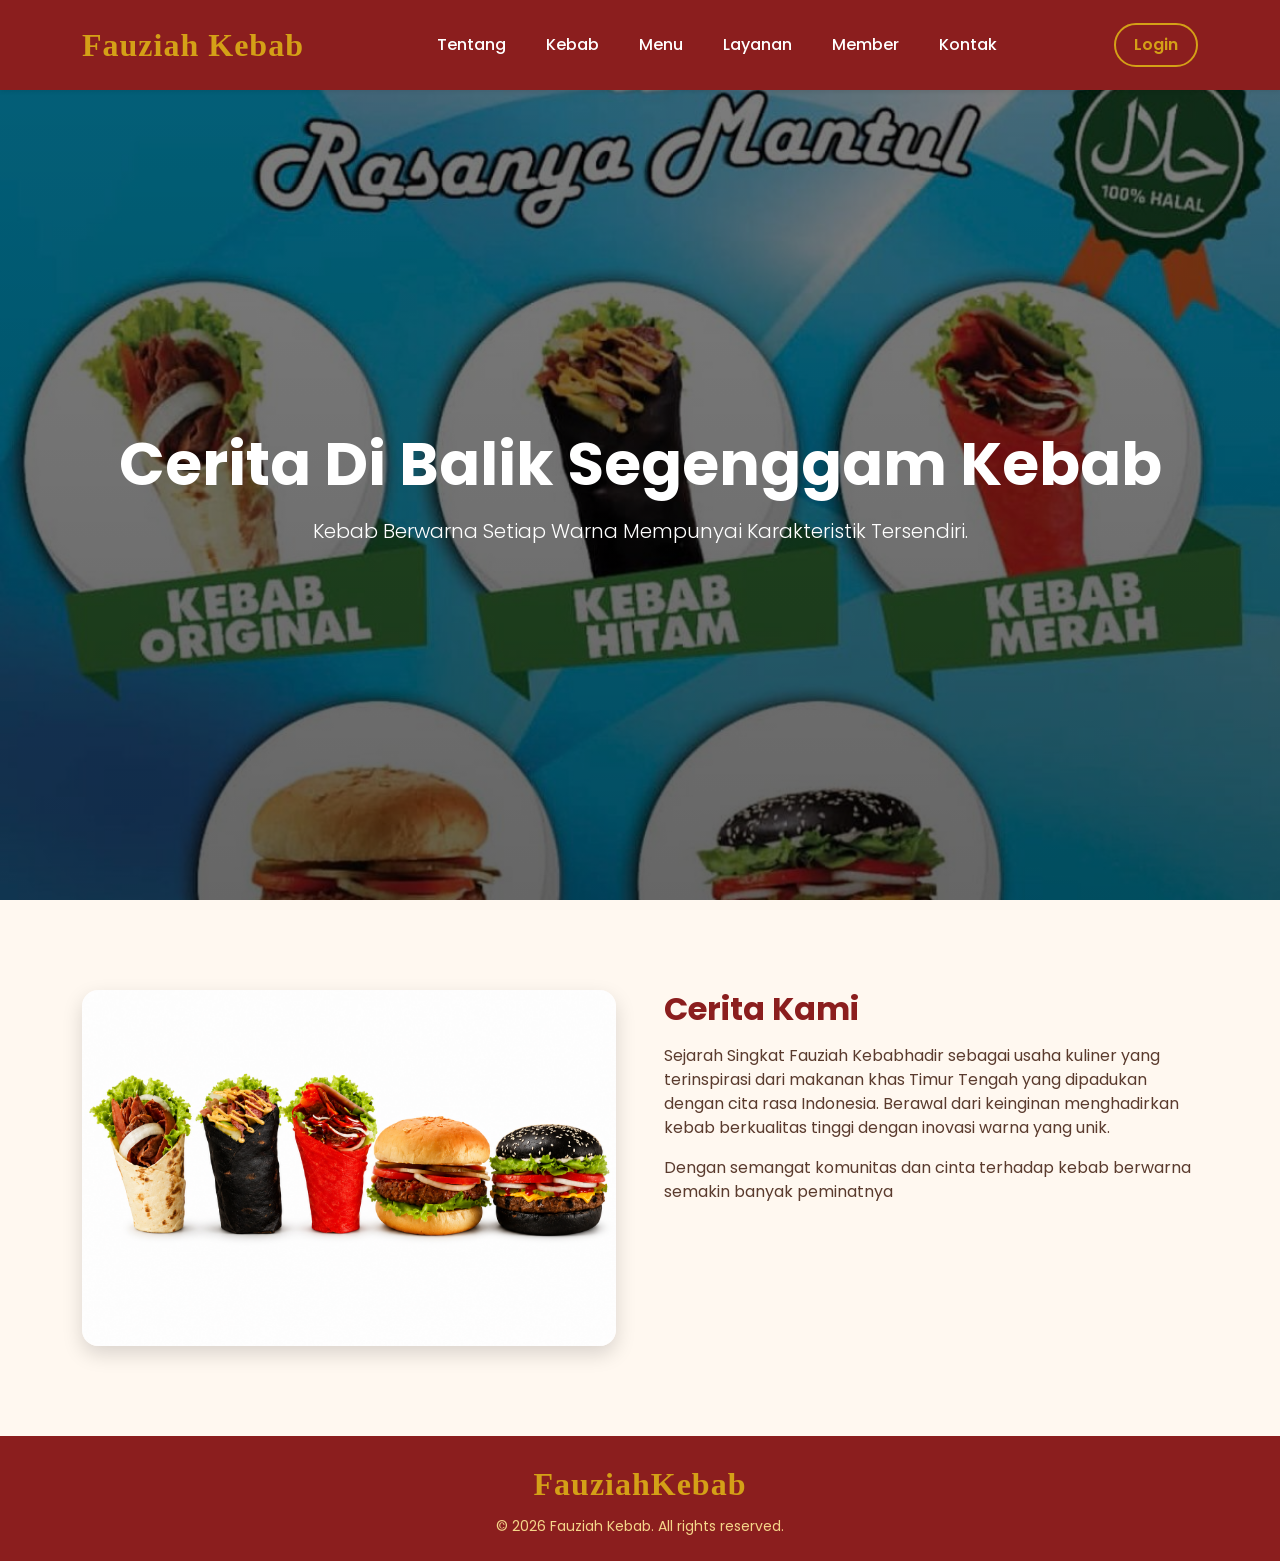
<file: index.html>
<!DOCTYPE html>
<html lang="id">
<head>
  <meta charset="UTF-8" />
  <meta name="viewport" content="width=device-width, initial-scale=1.0" />
  <title>FauziahKebab</title>

  <link href="https://cdn.jsdelivr.net/npm/bootstrap@5.3.3/dist/css/bootstrap.min.css" rel="stylesheet" />
  <link href="https://fonts.googleapis.com/css2?family=Poppins:wght@400;500;600&display=swap" rel="stylesheet" />
  <link rel="stylesheet" href="./style.css" />
</head>
<body>

  <nav class="navbar navbar-expand-lg shadow-sm py-3 custom-navbar">
    <div class="container">
      <a class="navbar-brand logo-text" href="index.html">Fauziah Kebab</a>

      <button class="navbar-toggler" type="button" data-bs-toggle="collapse" data-bs-target="#navbarNav">
        <span class="navbar-toggler-icon"></span>
      </button>

      <div class="collapse navbar-collapse justify-content-center" id="navbarNav">
        <ul class="navbar-nav">
          <li class="nav-item"><a class="nav-link" href="index.html">Tentang</a></li>
          <li class="nav-item"><a class="nav-link" href="kebab.html">Kebab</a></li>
          <li class="nav-item"><a class="nav-link" href="menu.html">Menu</a></li>
          <li class="nav-item"><a class="nav-link" href="layanan.html">Layanan</a></li>
          <li class="nav-item"><a class="nav-link" href="member.html">Member</a></li>
          <li class="nav-item"><a class="nav-link" href="kontak.html">Kontak</a></li>
        </ul>
      </div>

      <div class="d-none d-lg-block">
        <a href="login.html" class="btn btn-login">Login</a>
      </div>
    </div>
  </nav>

  <section class="hero-section d-flex align-items-center">
    <div class="container text-center">
      <h1 class="mb-3">Cerita Di Balik Segenggam Kebab</h1>
      <p class="lead">Kebab Berwarna Setiap Warna Mempunyai Karakteristik Tersendiri.</p>
    </div>
  </section>

<section class="section-padding cerita-kami">
  <div class="container">
    <div class="row g-5 align-items-start">
      <div class="col-md-6">
        <div class="cerita-img-wrapper">
          <img src="./a1.png" alt="Cerita Fauziah Kebab" class="img-fluid cerita-img">
        </div>
      </div>
      <div class="col-md-6">
        <h2 class="mb-3">Cerita Kami</h2>
        <p>
          Sejarah Singkat Fauziah Kebabhadir sebagai usaha kuliner yang terinspirasi dari makanan khas Timur Tengah yang dipadukan dengan cita rasa Indonesia. Berawal dari keinginan menghadirkan kebab berkualitas tinggi dengan inovasi warna yang unik.
        </p>
        <p>
          Dengan semangat komunitas dan cinta terhadap kebab berwarna semakin banyak peminatnya
        </p>
      </div>
    </div>
  </div>
</section>


  <footer class="text-center py-4 footer">
    <div class="logo-text">FauziahKebab</div>
    <small class="d-block mt-2">© 2026 Fauziah Kebab. All rights reserved.</small>
  </footer>
  
  <script src="https://cdn.jsdelivr.net/npm/bootstrap@5.3.3/dist/js/bootstrap.bundle.min.js"></script>
</body>
</html>
</file>
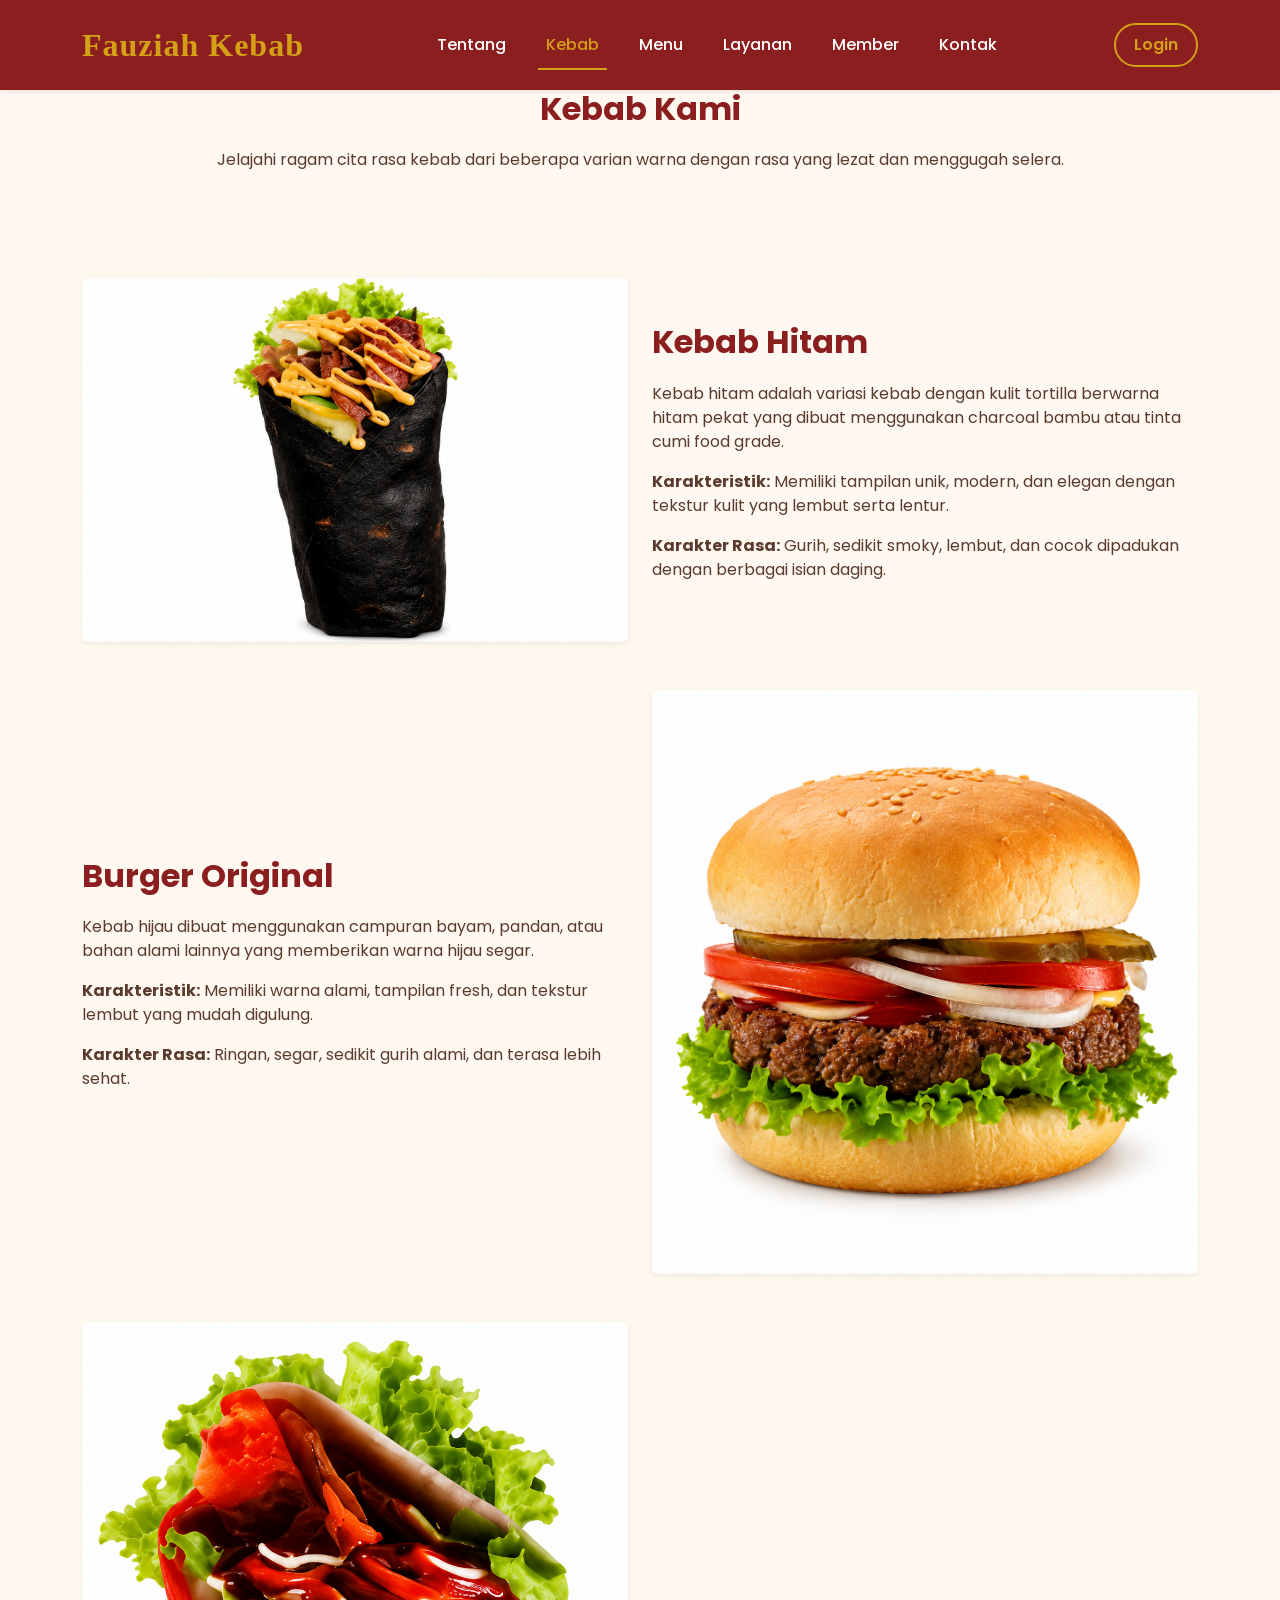
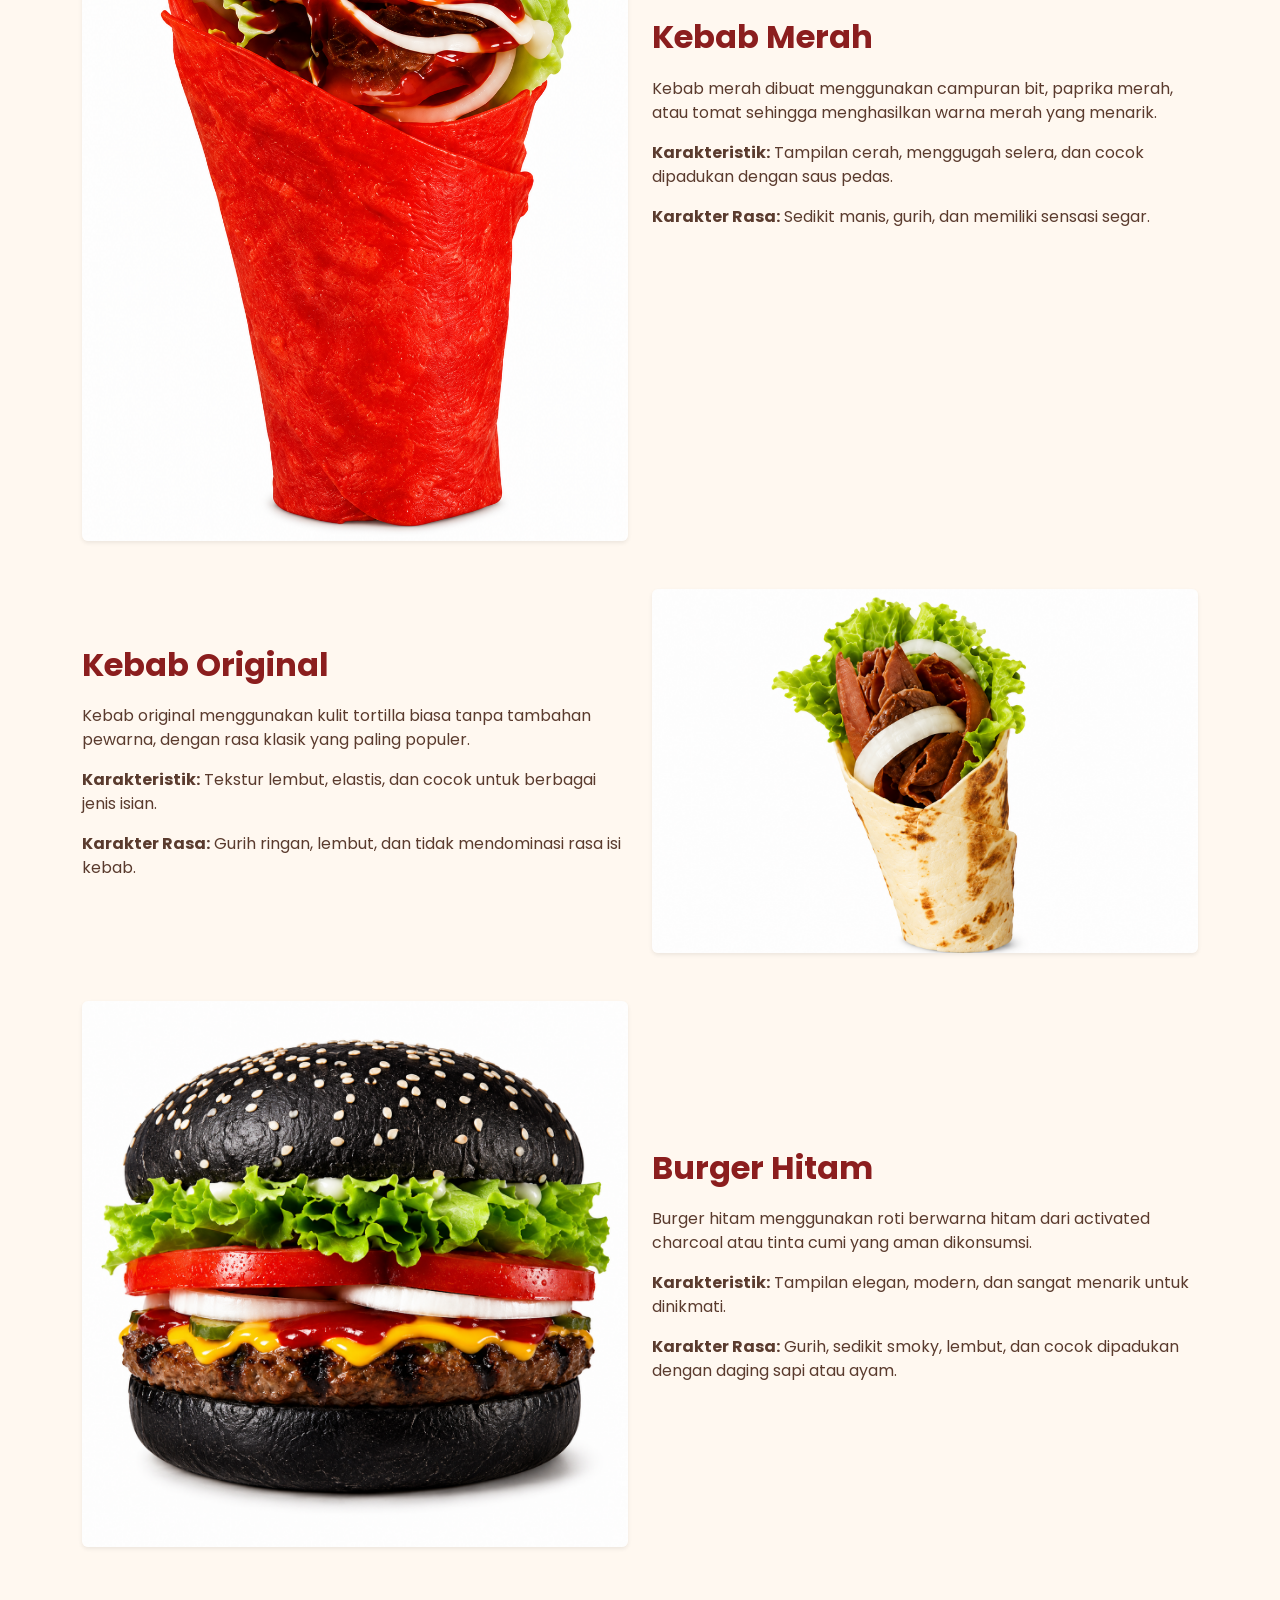
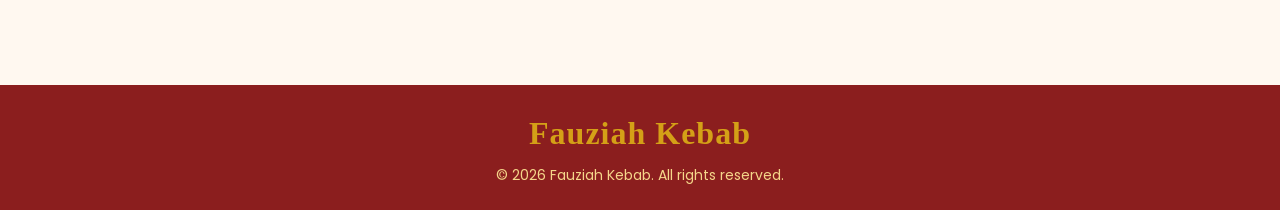
<file: kebab.html>
<!DOCTYPE html>
<html lang="id">

<head>
  <meta charset="UTF-8" />
  <meta name="viewport" content="width=device-width, initial-scale=1.0" />

  <title>Kebab Kami - Fauziah Kebab</title>

  <link href="https://cdn.jsdelivr.net/npm/bootstrap@5.3.3/dist/css/bootstrap.min.css"
    rel="stylesheet" />

  <link href="https://fonts.googleapis.com/css2?family=Poppins:wght@400;500;600&display=swap"
    rel="stylesheet" />

  <link rel="stylesheet" href="./style.css" />
</head>

<body>

  <!-- Navbar -->
  <nav class="navbar navbar-expand-lg shadow-sm py-3 custom-navbar">

    <div class="container">

      <a class="navbar-brand logo-text" href="#">
        Fauziah Kebab
      </a>

      <button class="navbar-toggler"
        type="button"
        data-bs-toggle="collapse"
        data-bs-target="#navbarNav">

        <span class="navbar-toggler-icon"></span>

      </button>

      <div class="collapse navbar-collapse justify-content-center"
        id="navbarNav">

        <ul class="navbar-nav">

          <li class="nav-item">
            <a class="nav-link" href="index.html">Tentang</a>
          </li>

          <li class="nav-item">
            <a class="nav-link active" href="kebab.html">Kebab</a>
          </li>

          <li class="nav-item">
            <a class="nav-link" href="menu.html">Menu</a>
          </li>

          <li class="nav-item">
            <a class="nav-link" href="layanan.html">Layanan</a>
          </li>

          <li class="nav-item">
            <a class="nav-link" href="member.html">Member</a>
          </li>

          <li class="nav-item">
            <a class="nav-link" href="kontak.html">Kontak</a>
          </li>

        </ul>

      </div>

      <div class="d-none d-lg-block">

        <a href="login.html" class="btn btn-login">
          Login
        </a>

      </div>

    </div>

  </nav>

  <!-- Hero -->
  <section class="kebab-parallax text-center">

    <div class="kebab-overlay">

      <div class="container">

        <h2 class="kebab-title">
          Kebab Kami
        </h2>

        <p class="kebab-subtitle">
          Jelajahi ragam cita rasa kebab dari beberapa varian warna
          dengan rasa yang lezat dan menggugah selera.
        </p>

      </div>

    </div>

  </section>

  <!-- Content -->
  <section class="section-padding">

    <div class="container">

      <!-- Kebab Hitam -->
      <div class="row mb-5 align-items-center">

        <div class="col-md-6">

          <img src="kebab_hitamm.png"
            alt="Kebab Hitam"
            class="img-fluid rounded shadow-sm kebab-img" />

        </div>

        <div class="col-md-6">

          <h2>Kebab Hitam</h2>

          <p>
            Kebab hitam adalah variasi kebab dengan kulit tortilla
            berwarna hitam pekat yang dibuat menggunakan charcoal bambu
            atau tinta cumi food grade.
          </p>

          <p>
            <strong>Karakteristik:</strong>
            Memiliki tampilan unik, modern, dan elegan
            dengan tekstur kulit yang lembut serta lentur.
          </p>

          <p>
            <strong>Karakter Rasa:</strong>
            Gurih, sedikit smoky, lembut,
            dan cocok dipadukan dengan berbagai isian daging.
          </p>

        </div>

      </div>

      <!-- Kebab Hijau -->
      <div class="row mb-5 align-items-center flex-md-row-reverse">

        <div class="col-md-6">

          <img src="burger_ori.png"
            alt="Kebab Hijau"
            class="img-fluid rounded shadow-sm kebab-img" />

        </div>

        <div class="col-md-6">

          <h2>Burger Original</h2>

          <p>
            Kebab hijau dibuat menggunakan campuran bayam,
            pandan, atau bahan alami lainnya
            yang memberikan warna hijau segar.
          </p>

          <p>
            <strong>Karakteristik:</strong>
            Memiliki warna alami, tampilan fresh,
            dan tekstur lembut yang mudah digulung.
          </p>

          <p>
            <strong>Karakter Rasa:</strong>
            Ringan, segar, sedikit gurih alami,
            dan terasa lebih sehat.
          </p>

        </div>

      </div>

      <!-- Kebab Merah -->
      <div class="row mb-5 align-items-center">

        <div class="col-md-6">

          <img src="merah.png"
            alt="Kebab Merah"
            class="img-fluid rounded shadow-sm kebab-img" />

        </div>

        <div class="col-md-6">

          <h2>Kebab Merah</h2>

          <p>
            Kebab merah dibuat menggunakan campuran bit,
            paprika merah, atau tomat sehingga menghasilkan
            warna merah yang menarik.
          </p>

          <p>
            <strong>Karakteristik:</strong>
            Tampilan cerah, menggugah selera,
            dan cocok dipadukan dengan saus pedas.
          </p>

          <p>
            <strong>Karakter Rasa:</strong>
            Sedikit manis, gurih,
            dan memiliki sensasi segar.
          </p>

        </div>

      </div>

      <!-- Kebab Original -->
      <div class="row mb-5 align-items-center flex-md-row-reverse">

        <div class="col-md-6">

          <img src="kebab_orii.png"
            alt="Kebab Original"
            class="img-fluid rounded shadow-sm kebab-img" />

        </div>

        <div class="col-md-6">

          <h2>Kebab Original</h2>

          <p>
            Kebab original menggunakan kulit tortilla biasa
            tanpa tambahan pewarna,
            dengan rasa klasik yang paling populer.
          </p>

          <p>
            <strong>Karakteristik:</strong>
            Tekstur lembut, elastis,
            dan cocok untuk berbagai jenis isian.
          </p>

          <p>
            <strong>Karakter Rasa:</strong>
            Gurih ringan, lembut,
            dan tidak mendominasi rasa isi kebab.
          </p>

        </div>

      </div>

      <!-- Burger Hitam -->
      <div class="row mb-5 align-items-center">

        <div class="col-md-6">

          <img src="burger hitam.png"
            alt="Burger Hitam"
            class="img-fluid rounded shadow-sm kebab-img" />

        </div>

        <div class="col-md-6">

          <h2>Burger Hitam</h2>

          <p>
            Burger hitam menggunakan roti berwarna hitam
            dari activated charcoal atau tinta cumi
            yang aman dikonsumsi.
          </p>

          <p>
            <strong>Karakteristik:</strong>
            Tampilan elegan, modern,
            dan sangat menarik untuk dinikmati.
          </p>

          <p>
            <strong>Karakter Rasa:</strong>
            Gurih, sedikit smoky,
            lembut, dan cocok dipadukan dengan daging sapi atau ayam.
          </p>

        </div>

      </div>

    </div>

  </section>

  <!-- Footer -->
  <footer class="text-center py-4 footer">

    <div class="logo-text">
      Fauziah Kebab
    </div>

    <small class="d-block mt-2">
      © 2026 Fauziah Kebab. All rights reserved.
    </small>

  </footer>

  <!-- Bootstrap -->
  <script src="https://cdn.jsdelivr.net/npm/bootstrap@5.3.3/dist/js/bootstrap.bundle.min.js"></script>

</body>

</html>
</file>
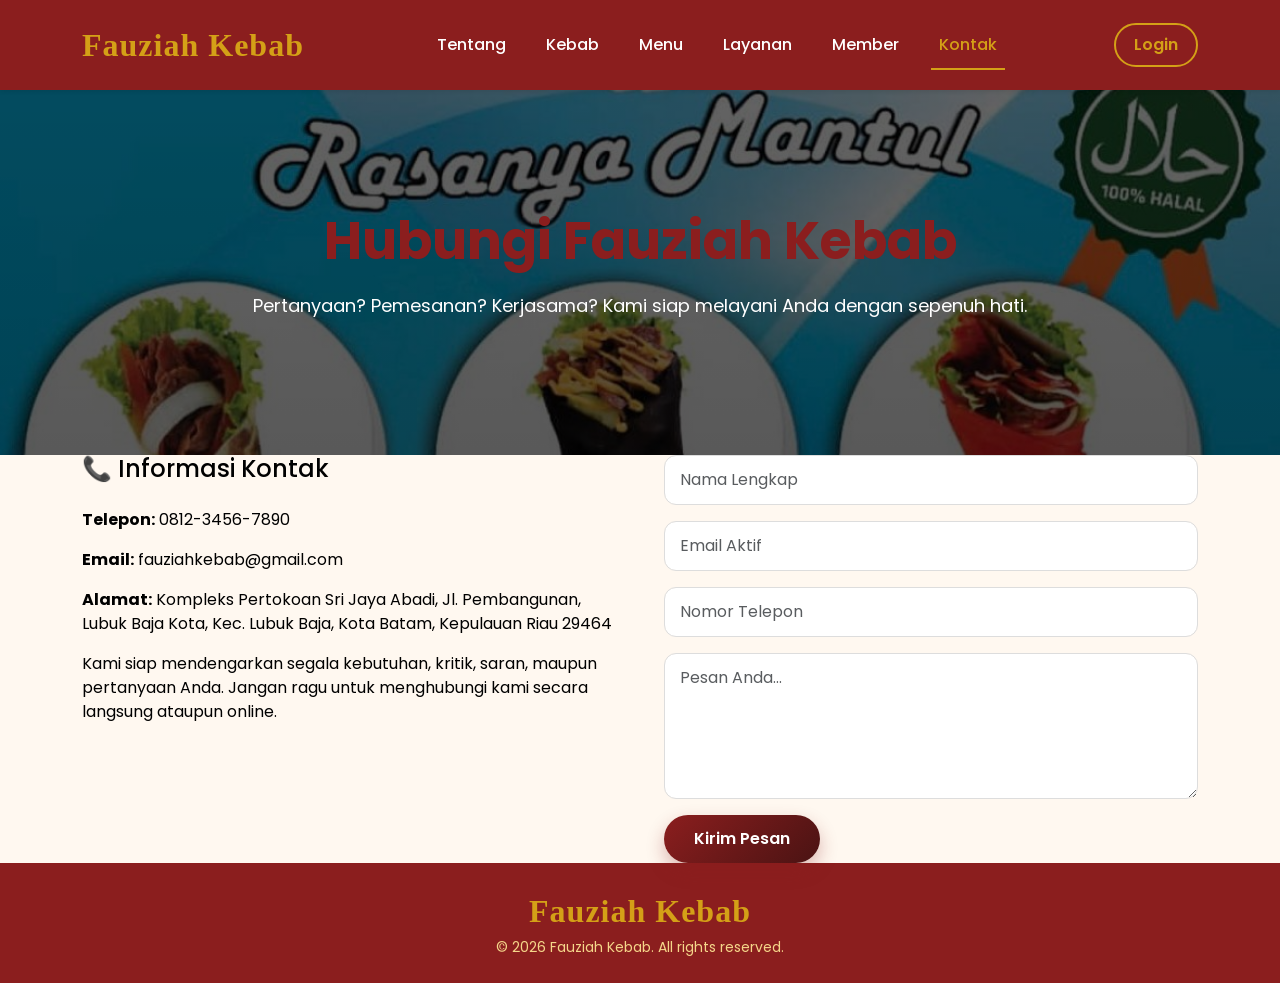
<file: kontak.html>
<!DOCTYPE html>
<html lang="id">

<head>
  <meta charset="UTF-8" />
  <meta name="viewport" content="width=device-width, initial-scale=1" />

  <meta name="description"
    content="Hubungi tim Fauziah Kebab untuk pertanyaan, kerjasama, atau pemesanan." />

  <title>Kontak | Fauziah Kebab</title>

  <link href="https://cdn.jsdelivr.net/npm/bootstrap@5.3.3/dist/css/bootstrap.min.css"
    rel="stylesheet" />

  <link href="https://fonts.googleapis.com/css2?family=Poppins:wght@400;500;600&display=swap"
    rel="stylesheet" />

  <link rel="stylesheet" href="./style.css" />
</head>

<body>

  <!-- Navbar -->
  <nav class="navbar navbar-expand-lg shadow-sm py-3 custom-navbar">

    <div class="container">

      <a class="navbar-brand logo-text" href="index.html">
        Fauziah Kebab
      </a>

      <button class="navbar-toggler"
        type="button"
        data-bs-toggle="collapse"
        data-bs-target="#navbarNav">

        <span class="navbar-toggler-icon"></span>

      </button>

      <div class="collapse navbar-collapse justify-content-center"
        id="navbarNav">

        <ul class="navbar-nav">

          <li class="nav-item">
            <a class="nav-link" href="index.html">Tentang</a>
          </li>

          <li class="nav-item"><a class="nav-link" href="kebab.html">Kebab</a></li>

          <li class="nav-item">
            <a class="nav-link" href="menu.html">Menu</a>
          </li>
          

          <li class="nav-item">
            <a class="nav-link" href="layanan.html">Layanan</a>
          </li>

          <li class="nav-item">
            <a class="nav-link" href="member.html">Member</a>
          </li>

          <li class="nav-item">
            <a class="nav-link active"
              aria-current="page"
              href="kontak.html">
              Kontak
            </a>
          </li>

        </ul>

      </div>

      <div class="d-none d-lg-block">
        <a href="login.html" class="btn btn-login">
          Login
        </a>
      </div>

    </div>

  </nav>

  <!-- Hero Section -->
  <section class="contact-parallax text-center">

    <div class="contact-overlay">

      <div class="container">

        <h2 class="contact-title">
          Hubungi Fauziah Kebab
        </h2>

        <p class="contact-subtitle">
          Pertanyaan? Pemesanan? Kerjasama?
          Kami siap melayani Anda dengan sepenuh hati.
        </p>

      </div>

    </div>

  </section>

  <!-- Contact Section -->
  <section class="contact-section">

    <div class="container">

      <div class="row g-5">

        <!-- Informasi Kontak -->
        <div class="col-md-6 text-black">

          <h4 class="mb-4">
            📞 Informasi Kontak
          </h4>

          <p>
            <strong>Telepon:</strong>
            0812-3456-7890
          </p>

          <p>
            <strong>Email:</strong>
            fauziahkebab@gmail.com
          </p>

          <p>
            <strong>Alamat:</strong>
            Kompleks Pertokoan Sri Jaya Abadi,
            Jl. Pembangunan,
            Lubuk Baja Kota,
            Kec. Lubuk Baja,
            Kota Batam,
            Kepulauan Riau 29464
          </p>

          <p>
            Kami siap mendengarkan segala kebutuhan,
            kritik, saran, maupun pertanyaan Anda.
            Jangan ragu untuk menghubungi kami
            secara langsung ataupun online.
          </p>

        </div>

        <!-- Form Kontak -->
        <div class="col-md-6">

          <form>

            <div class="mb-3">

              <input type="text"
                class="form-control"
                placeholder="Nama Lengkap"
                required>

            </div>

            <div class="mb-3">

              <input type="email"
                class="form-control"
                placeholder="Email Aktif"
                required>

            </div>

            <div class="mb-3">

              <input type="tel"
                class="form-control"
                placeholder="Nomor Telepon">

            </div>

            <div class="mb-3">

              <textarea class="form-control"
                rows="5"
                placeholder="Pesan Anda..."
                required></textarea>

            </div>

            <button type="submit"
              class="btn btn-light">

              Kirim Pesan

            </button>

          </form>

        </div>

      </div>

    </div>

  </section>

  <!-- Footer -->
  <footer class="text-center py-4">

    <div class="logo-text">
      Fauziah Kebab
    </div>

    <small>
      &copy; 2026 Fauziah Kebab. All rights reserved.
    </small>

  </footer>

  <!-- Bootstrap -->
  <script src="https://cdn.jsdelivr.net/npm/bootstrap@5.3.3/dist/js/bootstrap.bundle.min.js"></script>

  <!-- Modal Terima Kasih -->
  <div class="modal fade"
    id="thankYouModal"
    tabindex="-1"
    aria-labelledby="thankYouModalLabel"
    aria-hidden="true">

    <div class="modal-dialog modal-dialog-centered">

      <div class="modal-content text-center p-4 border-0 rounded-4 modal-coklat">

        <h4 class="fw-bold text-light mb-3">
          🌯 Terima Kasih!
        </h4>

        <p class="mb-3 text-light">
          Pesanmu telah kami terima.
          Tim Fauziah Kebab akan segera membalasnya.
          Terima kasih sudah menghubungi kami!
        </p>

        <button class="btn btn-light px-4"
          data-bs-dismiss="modal">

          Oke

        </button>

      </div>

    </div>

  </div>

  <!-- Script -->
  <script>

    document.querySelector('form')
      .addEventListener('submit', function (e) {

        e.preventDefault();

        const modal =
          new bootstrap.Modal(
            document.getElementById('thankYouModal')
          );

        modal.show();

        this.reset();

      });

  </script>

</body>

</html>
</file>
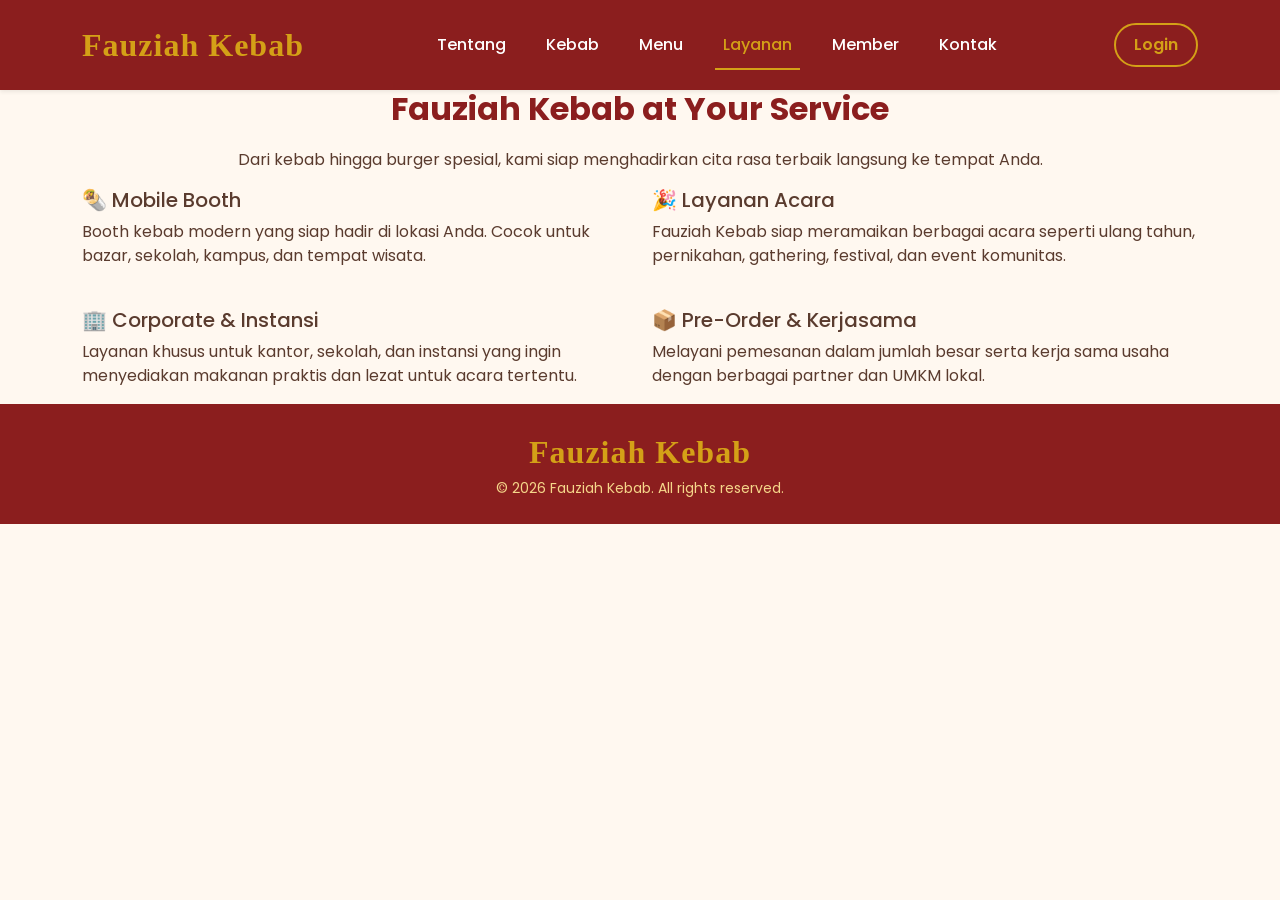
<file: layanan.html>
<!DOCTYPE html>
<html lang="id">

<head>
  <meta charset="UTF-8" />
  <meta name="viewport" content="width=device-width, initial-scale=1" />

  <meta name="description"
    content="Nikmati layanan terbaik dari Fauziah Kebab untuk berbagai acara dan kebutuhan kuliner Anda." />

  <title>Fauziah Kebab Service</title>

  <link href="https://cdn.jsdelivr.net/npm/bootstrap@5.3.3/dist/css/bootstrap.min.css" rel="stylesheet" />

  <link href="https://fonts.googleapis.com/css2?family=Poppins:wght@400;500;600&display=swap"
    rel="stylesheet" />

  <link rel="stylesheet" href="./style.css" />
</head>

<body>

  <!-- Navbar -->
  <nav class="navbar navbar-expand-lg shadow-sm py-3 custom-navbar">
    <div class="container">

      <a class="navbar-brand logo-text" href="index.html">
        Fauziah Kebab
      </a>

      <button class="navbar-toggler" type="button"
        data-bs-toggle="collapse"
        data-bs-target="#navbarNav">

        <span class="navbar-toggler-icon"></span>
      </button>

      <div class="collapse navbar-collapse justify-content-center" id="navbarNav">

        <ul class="navbar-nav">

          <li class="nav-item">
            <a class="nav-link" href="index.html">Tentang</a>
          </li>

          <li class="nav-item"><a class="nav-link" href="kebab.html">Kebab</a></li>

          <li class="nav-item">
            <a class="nav-link" href="menu.html">Menu</a>
          </li>

          <li class="nav-item">
            <a class="nav-link active"
              aria-current="page"
              href="layanan.html">
              Layanan
            </a>
          </li>

          <li class="nav-item">
            <a class="nav-link" href="member.html">Member</a>
          </li>

          <li class="nav-item">
            <a class="nav-link" href="kontak.html">Kontak</a>
          </li>

        </ul>
      </div>

      <div class="d-none d-lg-block">
        <a href="login.html" class="btn btn-login">
          Login
        </a>
      </div>

    </div>
  </nav>

  <!-- Hero Section -->
  <section class="service-parallax text-center">

    <div class="service-overlay">

      <div class="container">

        <h2 class="service-title">
          Fauziah Kebab at Your Service
        </h2>

        <p class="service-subtitle">
          Dari kebab hingga burger spesial, kami siap menghadirkan cita rasa terbaik langsung ke tempat Anda.
        </p>

      </div>

    </div>

  </section>

  <!-- Services -->
  <section class="service-section">

    <div class="container">

      <div class="row row-cols-1 row-cols-md-2 g-4">

        <!-- Mobile Booth -->
        <div class="col">

          <div class="service-card h-100">

            <h5>🌯 Mobile Booth</h5>

            <p>
              Booth kebab modern yang siap hadir di lokasi Anda. Cocok untuk bazar,
              sekolah, kampus, dan tempat wisata.
            </p>

          </div>

        </div>

        <!-- Event -->
        <div class="col">

          <div class="service-card h-100">

            <h5>🎉 Layanan Acara</h5>

            <p>
              Fauziah Kebab siap meramaikan berbagai acara seperti ulang tahun,
              pernikahan, gathering, festival, dan event komunitas.
            </p>

          </div>

        </div>

        <!-- Corporate -->
        <div class="col">

          <div class="service-card h-100">

            <h5>🏢 Corporate & Instansi</h5>

            <p>
              Layanan khusus untuk kantor, sekolah, dan instansi yang ingin
              menyediakan makanan praktis dan lezat untuk acara tertentu.
            </p>

          </div>

        </div>

        <!-- Kerjasama -->
        <div class="col">

          <div class="service-card h-100">

            <h5>📦 Pre-Order & Kerjasama</h5>

            <p>
              Melayani pemesanan dalam jumlah besar serta kerja sama usaha
              dengan berbagai partner dan UMKM lokal.
            </p>

          </div>

        </div>

      </div>

    </div>

  </section>

  <!-- Footer -->
  <footer class="text-center py-4">

    <div class="logo-text">
      Fauziah Kebab
    </div>

    <small>
      &copy; 2026 Fauziah Kebab. All rights reserved.
    </small>

  </footer>

  <!-- Bootstrap -->
  <script src="https://cdn.jsdelivr.net/npm/bootstrap@5.3.3/dist/js/bootstrap.bundle.min.js"></script>

</body>

</html>
</file>
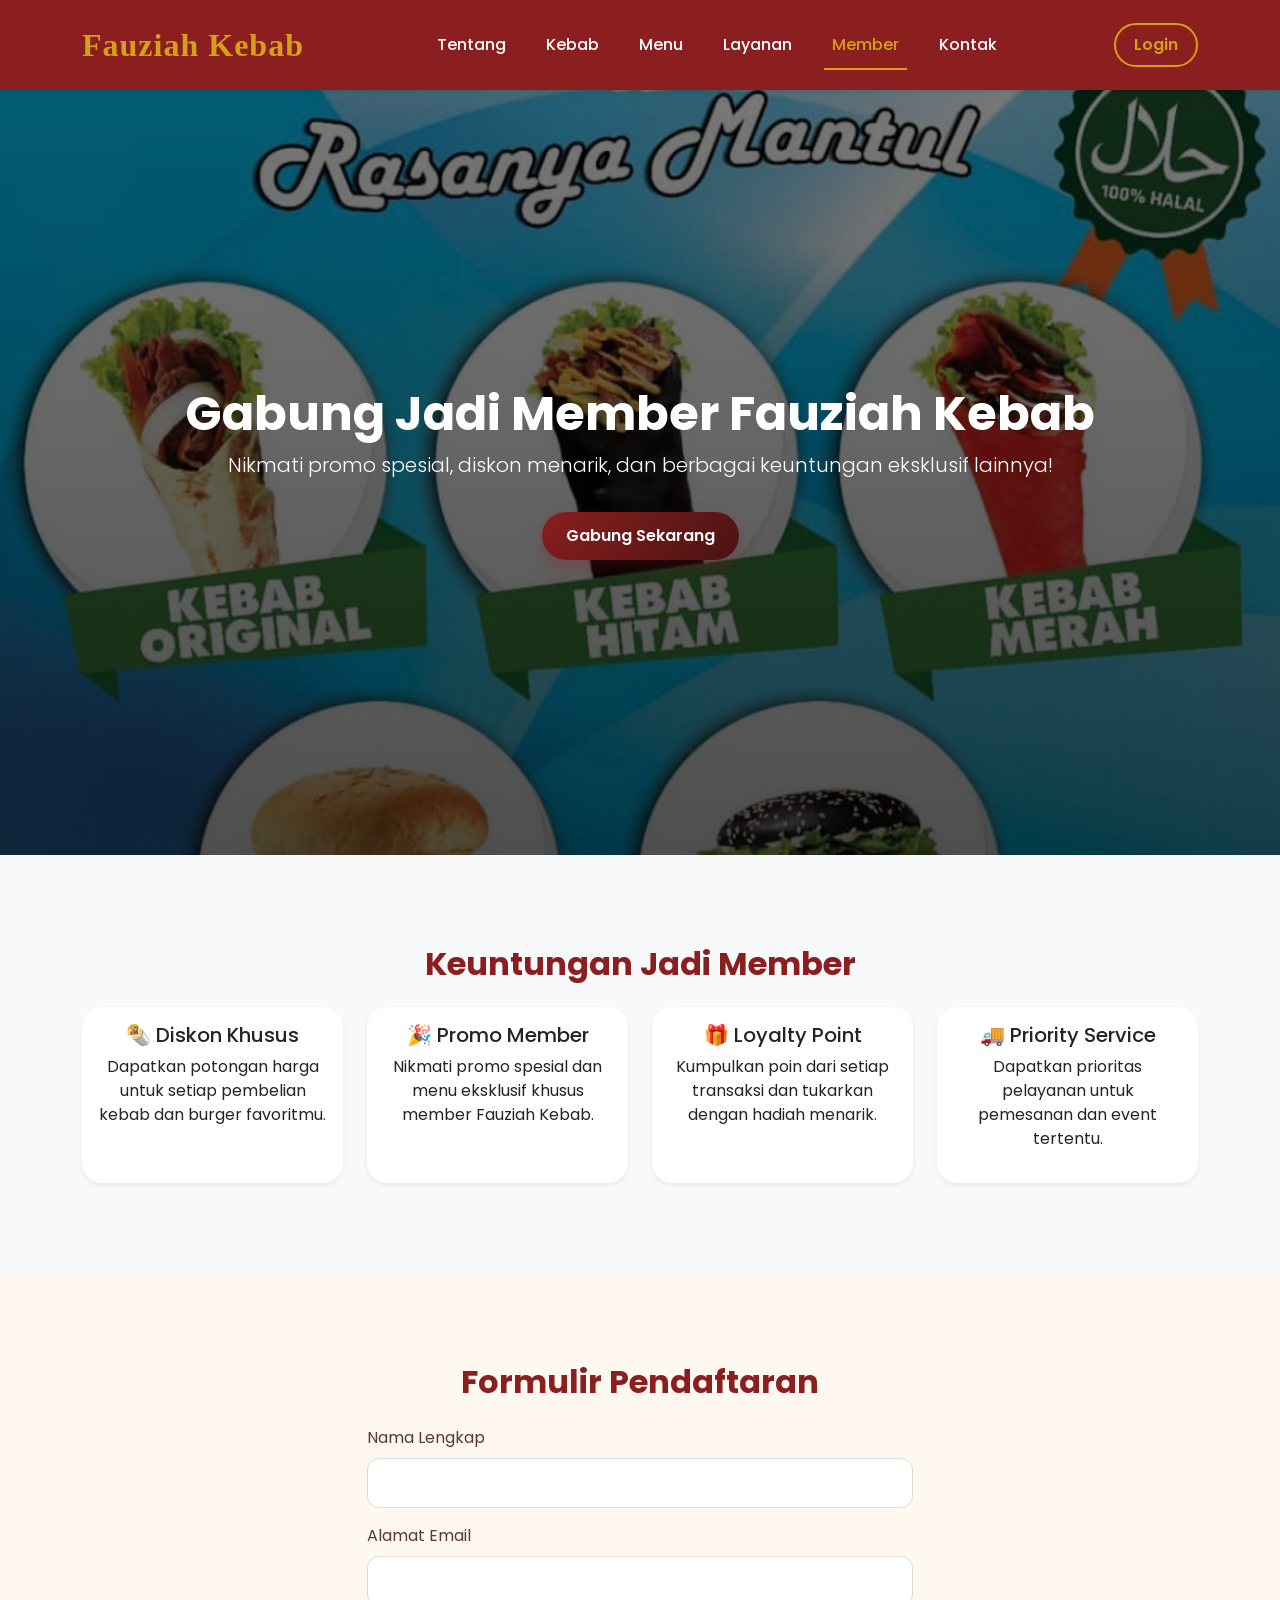
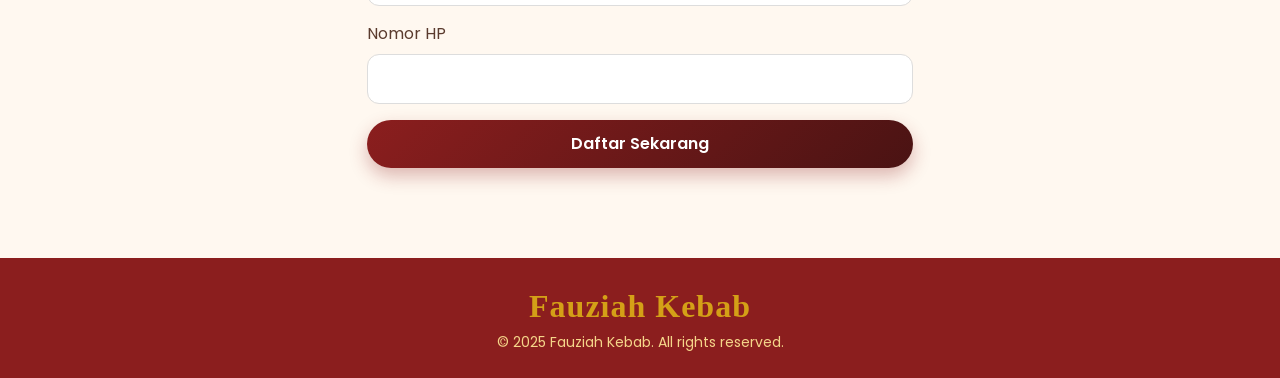
<file: member.html>
<!DOCTYPE html>
<html lang="id">

<head>
  <meta charset="UTF-8" />
  <meta name="viewport" content="width=device-width, initial-scale=1" />

  <title>Membership - Fauziah Kebab</title>

  <!-- Bootstrap & CSS -->
  <link href="https://cdn.jsdelivr.net/npm/bootstrap@5.3.3/dist/css/bootstrap.min.css"
    rel="stylesheet" />

  <link href="https://fonts.googleapis.com/css2?family=Poppins:wght@400;600&display=swap"
    rel="stylesheet" />

  <link rel="stylesheet" href="./style.css" />
</head>

<body>

  <!-- Navbar -->
  <nav class="navbar navbar-expand-lg shadow-sm py-3 custom-navbar">

    <div class="container">

      <a class="navbar-brand logo-text" href="index.html">
        Fauziah Kebab
      </a>

      <button class="navbar-toggler"
        type="button"
        data-bs-toggle="collapse"
        data-bs-target="#navbarNav">

        <span class="navbar-toggler-icon"></span>

      </button>

      <div class="collapse navbar-collapse justify-content-center"
        id="navbarNav">

        <ul class="navbar-nav">

          <li class="nav-item">
            <a class="nav-link" href="index.html">Tentang</a>
          </li>

          <li class="nav-item"><a class="nav-link" href="kebab.html">Kebab</a></li>

          <li class="nav-item">
            <a class="nav-link" href="menu.html">Menu</a>
          </li>

          <li class="nav-item">
            <a class="nav-link" href="layanan.html">Layanan</a>
          </li>

          <li class="nav-item">
            <a class="nav-link active"
              aria-current="page"
              href="member.html">
              Member
            </a>
          </li>

          <li class="nav-item">
            <a class="nav-link" href="kontak.html">Kontak</a>
          </li>

        </ul>

      </div>

      <div class="d-none d-lg-block">

        <a href="login.html" class="btn btn-login">
          Login
        </a>

      </div>

    </div>

  </nav>

  <!-- Hero Section -->
  <header class="member-header text-center">

    <div class="overlay">

      <div class="container">

        <h1 class="display-5 fw-bold">
          Gabung Jadi Member Fauziah Kebab
        </h1>

        <p class="lead">
          Nikmati promo spesial, diskon menarik,
          dan berbagai keuntungan eksklusif lainnya!
        </p>

        <a href="#join"
          class="btn btn-primary px-4 mt-3">

          Gabung Sekarang

        </a>

      </div>

    </div>

  </header>

  <!-- Benefit Section -->
  <section class="section-padding text-center bg-light">

    <div class="container">

      <h2 class="mb-4">
        Keuntungan Jadi Member
      </h2>

      <div class="row g-4">

        <!-- Benefit 1 -->
        <div class="col-md-3">

          <div class="card p-3 h-100 shadow-sm">

            <h5>🌯 Diskon Khusus</h5>

            <p>
              Dapatkan potongan harga untuk
              setiap pembelian kebab dan burger favoritmu.
            </p>

          </div>

        </div>

        <!-- Benefit 2 -->
        <div class="col-md-3">

          <div class="card p-3 h-100 shadow-sm">

            <h5>🎉 Promo Member</h5>

            <p>
              Nikmati promo spesial dan menu eksklusif
              khusus member Fauziah Kebab.
            </p>

          </div>

        </div>

        <!-- Benefit 3 -->
        <div class="col-md-3">

          <div class="card p-3 h-100 shadow-sm">

            <h5>🎁 Loyalty Point</h5>

            <p>
              Kumpulkan poin dari setiap transaksi
              dan tukarkan dengan hadiah menarik.
            </p>

          </div>

        </div>

        <!-- Benefit 4 -->
        <div class="col-md-3">

          <div class="card p-3 h-100 shadow-sm">

            <h5>🚚 Priority Service</h5>

            <p>
              Dapatkan prioritas pelayanan
              untuk pemesanan dan event tertentu.
            </p>

          </div>

        </div>

      </div>

    </div>

  </section>

  <!-- Join Section -->
  <section id="join" class="section-padding">

    <div class="container">

      <h2 class="text-center mb-4">
        Formulir Pendaftaran
      </h2>

      <div class="row justify-content-center">

        <div class="col-md-6">

          <form id="memberForm">

            <div class="mb-3">

              <label for="nama"
                class="form-label">

                Nama Lengkap

              </label>

              <input type="text"
                class="form-control"
                id="nama"
                required />

            </div>

            <div class="mb-3">

              <label for="email"
                class="form-label">

                Alamat Email

              </label>

              <input type="email"
                class="form-control"
                id="email"
                required />

            </div>

            <div class="mb-3">

              <label for="nohp"
                class="form-label">

                Nomor HP

              </label>

              <input type="tel"
                class="form-control"
                id="nohp"
                required />

            </div>

            <button type="submit"
              class="btn btn-dark w-100">

              Daftar Sekarang

            </button>

          </form>

        </div>

      </div>

    </div>

  </section>

  <!-- Footer -->
  <footer class="text-center py-4">

    <div class="logo-text">
      Fauziah Kebab
    </div>

    <small>
      &copy; 2025 Fauziah Kebab. All rights reserved.
    </small>

  </footer>

  <!-- Modal -->
  <div class="modal fade"
    id="memberModal"
    tabindex="-1"
    aria-hidden="true">

    <div class="modal-dialog modal-dialog-centered">

      <div class="modal-content text-center p-4 border-0 rounded-4">

        <h4 class="fw-bold mb-3">
          🎉 Selamat!
        </h4>

        <p>
          Pendaftaran member Fauziah Kebab berhasil.
          Nikmati berbagai promo dan keuntungan spesial!
        </p>

        <button class="btn btn-dark px-4"
          data-bs-dismiss="modal">

          Oke

        </button>

      </div>

    </div>

  </div>

  <!-- Bootstrap JS -->
  <script src="https://cdn.jsdelivr.net/npm/bootstrap@5.3.3/dist/js/bootstrap.bundle.min.js"></script>

  <!-- Script -->
  <script>

    document.getElementById('memberForm')
      .addEventListener('submit', function (e) {

        e.preventDefault();

        const modal =
          new bootstrap.Modal(
            document.getElementById('memberModal')
          );

        modal.show();

        this.reset();

      });

  </script>

</body>

</html>
</file>
<file: style.css>
/* =========================================
   FAUZIAH KEBAB - CONSISTENT STYLE THEME
========================================= */

:root {
  --primary: #8b1e1e;
  --secondary: #d4a017;
  --dark: #4a1313;
  --light: #fff8f0;
  --text: #5a3b2e;
  --white: #ffffff;
  --shadow: 0 8px 20px rgba(0,0,0,0.15);
}

body {
  font-family: 'Poppins', sans-serif;
  background-color: var(--light);
  color: var(--text);
  margin: 0;
  padding: 0;
  overflow-x: hidden;
}

/* =========================================
   LOGO
========================================= */

.logo-text {
  font-family: 'Brush Script MT', cursive;
  font-size: 32px;
  color: var(--secondary) !important;
  font-weight: bold;
  letter-spacing: 1px;
}

/* =========================================
   NAVBAR
========================================= */

.custom-navbar {
  background-color: var(--primary);
  backdrop-filter: blur(10px);
}

.navbar {
  transition: 0.3s ease;
}

.nav-link {
  color: var(--white) !important;
  font-weight: 500;
  margin: 0 12px;
  transition: 0.3s ease;
  position: relative;
}

.nav-link:hover,
.nav-link.active {
  color: var(--secondary) !important;
}

.nav-link::after {
  content: "";
  position: absolute;
  width: 0%;
  height: 2px;
  background: var(--secondary);
  left: 0;
  bottom: -5px;
  transition: 0.3s;
}

.nav-link:hover::after,
.nav-link.active::after {
  width: 100%;
}

.btn-login {
  border: 2px solid var(--secondary);
  border-radius: 30px;
  color: var(--secondary);
  padding: 8px 18px;
  font-weight: 600;
  transition: 0.3s ease;
  background-color: transparent;
}

.btn-login:hover {
  background-color: var(--secondary);
  color: var(--primary);
  transform: translateY(-2px);
}

/* =========================================
   HERO SECTION
========================================= */

.hero-section {
  height: 90vh;
  background:
    linear-gradient(rgba(0,0,0,0.5), rgba(0,0,0,0.6)),
    url('menu.jpeg') center/cover no-repeat;
  background-attachment: fixed;
  display: flex;
  align-items: center;
  justify-content: center;
  text-align: center;
  color: var(--white);
}

.hero-section h1 {
  font-size: 60px;
  font-weight: 700;
}

.hero-section p {
  font-size: 20px;
  margin-top: 15px;
}

/* =========================================
   SECTION
========================================= */

.section-padding {
  padding: 90px 0;
}

section h2 {
  color: var(--primary);
  font-weight: 700;
  margin-bottom: 20px;
}

/* =========================================
   MENU HEADER
========================================= */

.menu-header {
  height: 85vh;
  background:
    linear-gradient(rgba(0,0,0,0.5), rgba(0,0,0,0.6)),
    url('menu.jpeg') center/cover no-repeat;
  background-attachment: fixed;
  color: var(--white);
  display: flex;
  align-items: center;
  justify-content: center;
  text-align: center;
}

.menu-title {
  font-size: 56px;
  font-weight: 700;
}

.menu-subtitle {
  font-size: 20px;
  max-width: 700px;
  margin: auto;
}

/* =========================================
   CARD MENU
========================================= */

.menu-card,
.card {
  border: none;
  border-radius: 20px;
  overflow: hidden;
  background-color: var(--white);
  box-shadow: var(--shadow);
  transition: 0.35s ease;
}

.menu-card:hover,
.card:hover {
  transform: translateY(-10px);
  box-shadow: 0 20px 35px rgba(0,0,0,0.25);
}

.card-img-top {
  height: 240px;
  object-fit: cover;
}

.card-title {
  color: var(--primary);
  font-weight: 700;
}

.card-text {
  color: #777;
  font-size: 15px;
}

.menu-card ul li {
  margin-bottom: 6px;
}

/* =========================================
   BUTTON
========================================= */

.menu-btn,
.btn-primary,
form .btn {
  background: linear-gradient(
    135deg,
    var(--primary),
    var(--dark)
  );
  color: var(--white);
  border: none;
  border-radius: 40px;
  padding: 12px 30px;
  font-weight: 600;
  text-decoration: none;
  transition: 0.3s ease;
  box-shadow: 0 8px 18px rgba(139,30,30,0.3);
}

.menu-btn:hover,
.btn-primary:hover,
form .btn:hover {
  transform: scale(1.05);
  background: linear-gradient(
    135deg,
    var(--secondary),
    #f2c94c
  );
  color: var(--primary);
}

/* =========================================
   IMAGE STYLE
========================================= */

.kopi-img,
.menu-img,
.service-img,
.cerita-img {
  width: 100%;
  border-radius: 16px;
  object-fit: cover;
  box-shadow: var(--shadow);
  transition: 0.3s ease;
}

.kopi-img:hover,
.menu-img:hover,
.service-img:hover,
.cerita-img:hover {
  transform: scale(1.03);
}

/* =========================================
   FORM
========================================= */

form .form-control {
  border-radius: 12px;
  padding: 12px 15px;
  border: 1px solid #ddd;
  transition: 0.3s ease;
}

form .form-control:focus {
  border-color: var(--secondary);
  box-shadow: 0 0 0 4px rgba(212,160,23,0.2);
}

/* =========================================
   MODAL
========================================= */

.modal-content {
  border-radius: 22px;
  border: none;
  padding: 20px;
}

.modal-content h5,
.modal-content h4 {
  color: var(--primary);
}

/* =========================================
   FOOTER
========================================= */

footer {
  background-color: var(--primary);
  color: var(--white);
}

footer .logo-text {
  color: var(--secondary) !important;
}

footer small {
  color: #f5d68a;
}

/* =========================================
   MEMBER SECTION
========================================= */

.member-header {
  height: 85vh;
  background:
    linear-gradient(rgba(0,0,0,0.5), rgba(0,0,0,0.7)),
    url('menu.jpeg') center/cover no-repeat;
  background-attachment: fixed;
  color: var(--white);
  display: flex;
  align-items: center;
  justify-content: center;
  text-align: center;
}

/* =========================================
   CONTACT SECTION
========================================= */

.contact-parallax {
  background:
    linear-gradient(rgba(0,0,0,0.6), rgba(0,0,0,0.7)),
    url('menu.jpeg') center/cover no-repeat;
  background-attachment: fixed;
  color: var(--white);
  padding: 120px 0;
}

.contact-title {
  font-size: 52px;
  font-weight: 700;
}

.contact-subtitle {
  font-size: 18px;
}

/* =========================================
   LOGIN & AUTH
========================================= */

.auth-section,
.auth-page {
  min-height: 100vh;
  background:
    linear-gradient(rgba(0,0,0,0.5), rgba(0,0,0,0.7)),
    url('../images/menu.jpeg') center/cover no-repeat;
  background-attachment: fixed;
  display: flex;
  align-items: center;
  justify-content: center;
}

.auth-wrapper,
.auth-card {
  background: rgba(255,255,255,0.95);
  border-radius: 22px;
  padding: 40px;
  box-shadow: var(--shadow);
}

.auth-wrapper h2,
.auth-card h2 {
  color: var(--primary);
  font-weight: 700;
}

.btn-auth,
.auth-btn {
  background: var(--primary);
  color: var(--white);
  border: none;
  border-radius: 30px;
  padding: 12px;
  width: 100%;
  font-weight: 600;
  transition: 0.3s ease;
}

.btn-auth:hover,
.auth-btn:hover {
  background: var(--secondary);
  color: var(--primary);
}

/* =========================================
   ANIMATION
========================================= */

@keyframes fadeUp {
  from {
    opacity: 0;
    transform: translateY(30px);
  }

  to {
    opacity: 1;
    transform: translateY(0);
  }
}

section,
.card,
.menu-card {
  animation: fadeUp 0.8s ease;
}

/* =========================================
   RESPONSIVE
========================================= */

@media (max-width: 768px) {

  .hero-section h1,
  .menu-title,
  .contact-title {
    font-size: 36px;
  }

  .hero-section p,
  .menu-subtitle,
  .contact-subtitle {
    font-size: 16px;
  }

  .menu-btn {
    width: 100%;
    text-align: center;
  }

  .logo-text {
    font-size: 26px;
  }

  .card-img-top {
    height: 200px;
  }
}
</file>
